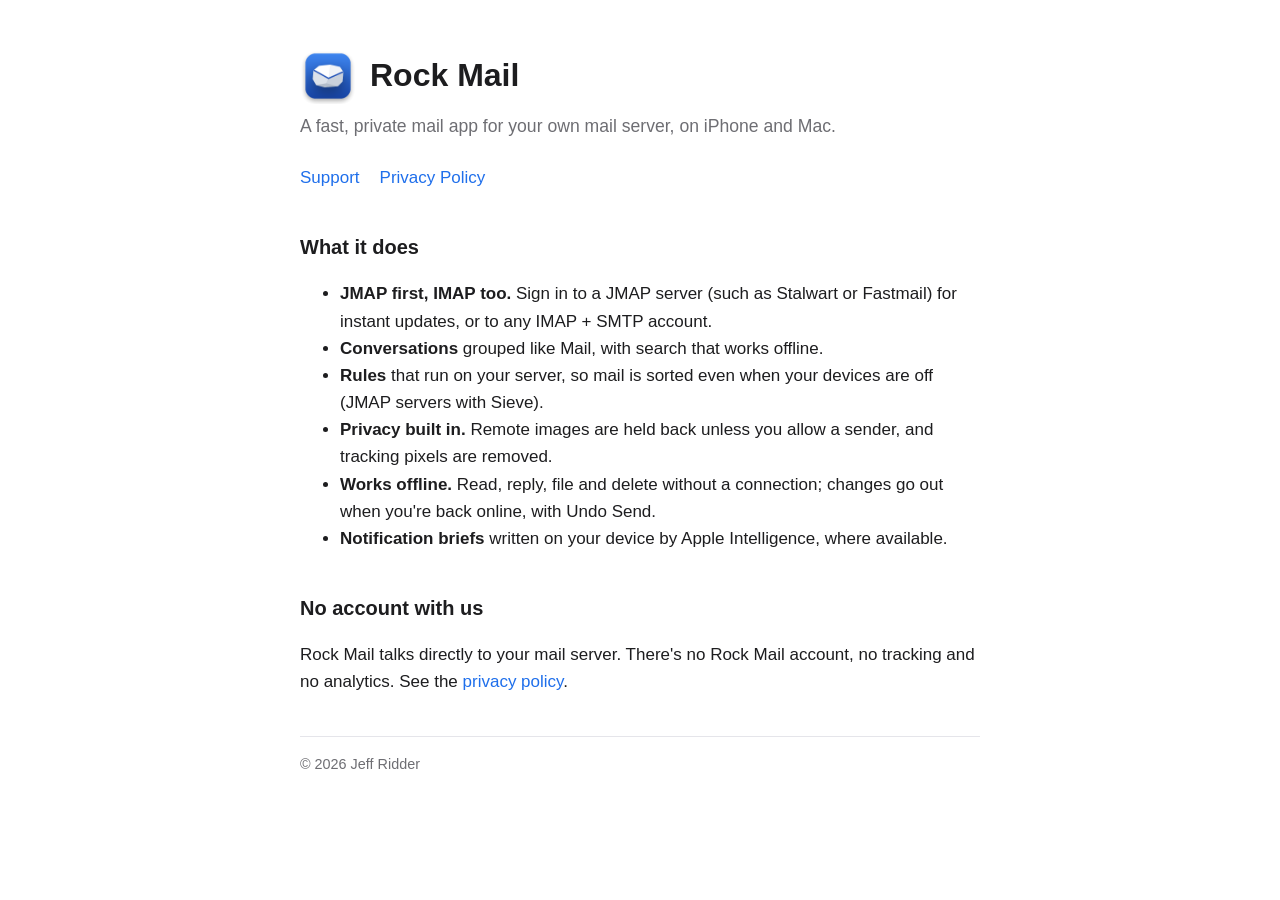
<file: index.html>
<!doctype html>
<html lang="en">
<head>
<meta charset="utf-8">
<meta name="viewport" content="width=device-width, initial-scale=1">
<title>Rock Mail</title>
<meta name="description" content="Rock Mail is a fast, private mail app for JMAP and IMAP servers, for iPhone and Mac.">
<link rel="stylesheet" href="style.css">
<link rel="icon" href="icon.png">
</head>
<body>
<main>
  <header>
    <img src="icon.png" alt="">
    <h1>Rock Mail</h1>
  </header>
  <p class="lead">A fast, private mail app for your own mail server, on iPhone and Mac.</p>
  <nav>
    <a href="support.html">Support</a>
    <a href="privacy.html">Privacy Policy</a>
  </nav>

  <h2>What it does</h2>
  <ul>
    <li><strong>JMAP first, IMAP too.</strong> Sign in to a JMAP server (such as Stalwart or Fastmail) for instant updates, or to any IMAP + SMTP account.</li>
    <li><strong>Conversations</strong> grouped like Mail, with search that works offline.</li>
    <li><strong>Rules</strong> that run on your server, so mail is sorted even when your devices are off (JMAP servers with Sieve).</li>
    <li><strong>Privacy built in.</strong> Remote images are held back unless you allow a sender, and tracking pixels are removed.</li>
    <li><strong>Works offline.</strong> Read, reply, file and delete without a connection; changes go out when you're back online, with Undo Send.</li>
    <li><strong>Notification briefs</strong> written on your device by Apple Intelligence, where available.</li>
  </ul>

  <h2>No account with us</h2>
  <p>Rock Mail talks directly to your mail server. There's no Rock Mail account, no tracking and no analytics. See the <a href="privacy.html">privacy policy</a>.</p>

  <hr>
  <p class="muted">© 2026 Jeff Ridder</p>
</main>
</body>
</html>
</file>
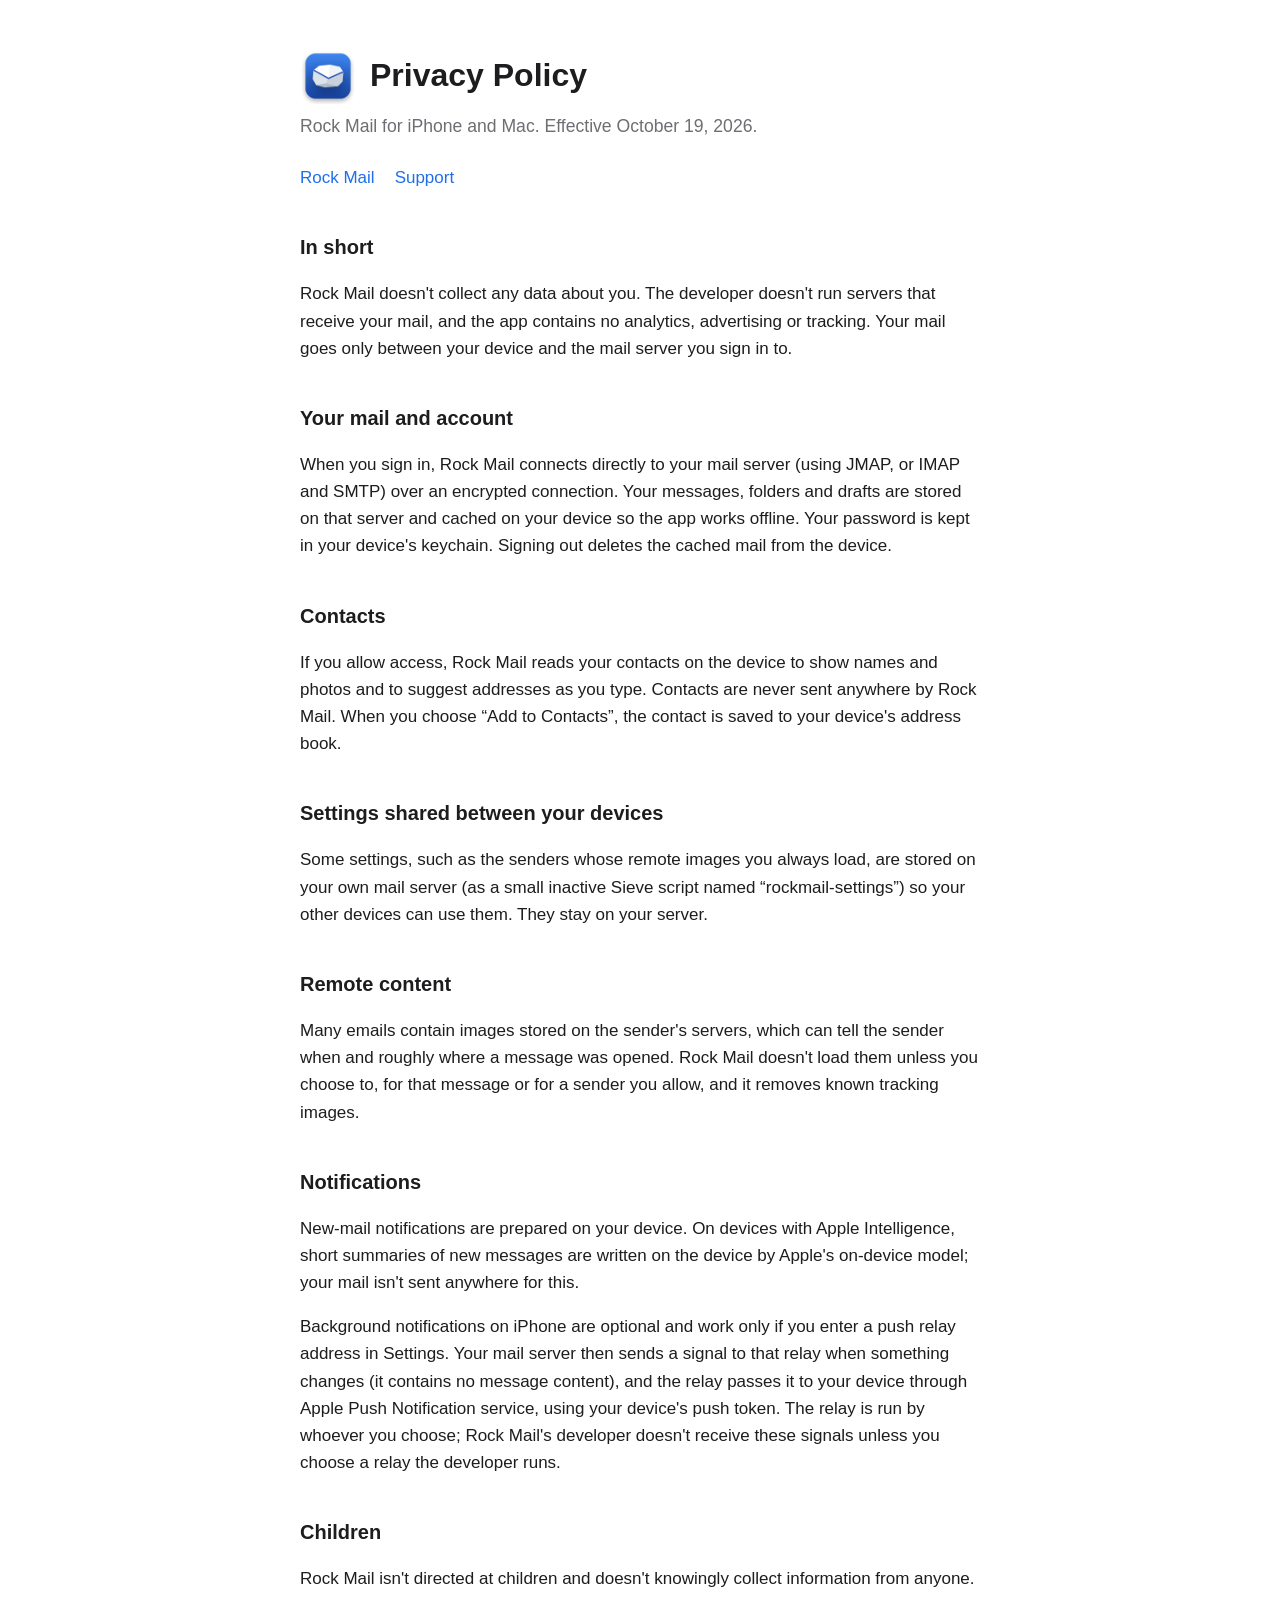
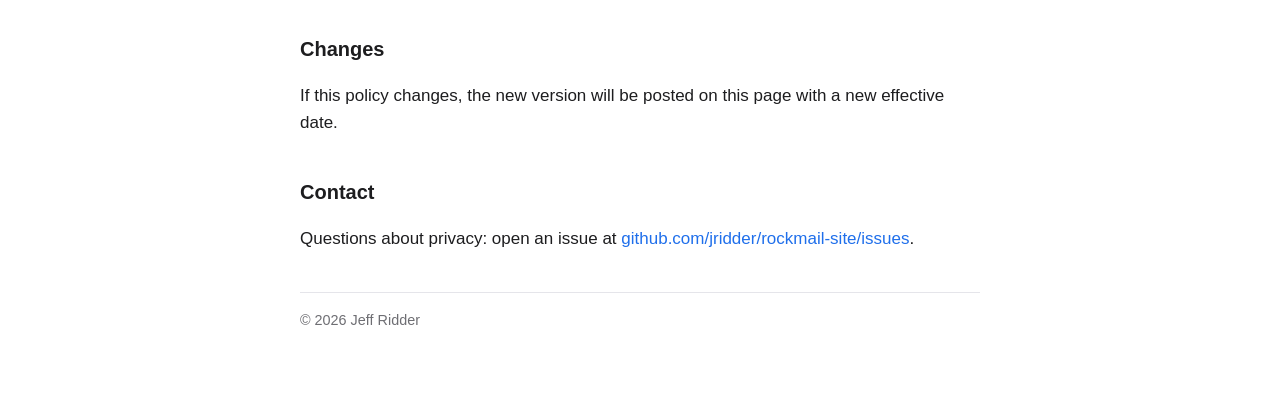
<file: privacy.html>
<!doctype html>
<html lang="en">
<head>
<meta charset="utf-8">
<meta name="viewport" content="width=device-width, initial-scale=1">
<title>Rock Mail Privacy Policy</title>
<link rel="stylesheet" href="style.css">
<link rel="icon" href="icon.png">
</head>
<body>
<main>
  <header>
    <img src="icon.png" alt="">
    <h1>Privacy Policy</h1>
  </header>
  <p class="lead">Rock Mail for iPhone and Mac. Effective October 19, 2026.</p>
  <nav>
    <a href="index.html">Rock Mail</a>
    <a href="support.html">Support</a>
  </nav>

  <h2>In short</h2>
  <p>Rock Mail doesn't collect any data about you. The developer doesn't run servers that receive your mail, and the app contains no analytics, advertising or tracking. Your mail goes only between your device and the mail server you sign in to.</p>

  <h2>Your mail and account</h2>
  <p>When you sign in, Rock Mail connects directly to your mail server (using JMAP, or IMAP and SMTP) over an encrypted connection. Your messages, folders and drafts are stored on that server and cached on your device so the app works offline. Your password is kept in your device's keychain. Signing out deletes the cached mail from the device.</p>

  <h2>Contacts</h2>
  <p>If you allow access, Rock Mail reads your contacts on the device to show names and photos and to suggest addresses as you type. Contacts are never sent anywhere by Rock Mail. When you choose “Add to Contacts”, the contact is saved to your device's address book.</p>

  <h2>Settings shared between your devices</h2>
  <p>Some settings, such as the senders whose remote images you always load, are stored on your own mail server (as a small inactive Sieve script named “rockmail-settings”) so your other devices can use them. They stay on your server.</p>

  <h2>Remote content</h2>
  <p>Many emails contain images stored on the sender's servers, which can tell the sender when and roughly where a message was opened. Rock Mail doesn't load them unless you choose to, for that message or for a sender you allow, and it removes known tracking images.</p>

  <h2>Notifications</h2>
  <p>New-mail notifications are prepared on your device. On devices with Apple Intelligence, short summaries of new messages are written on the device by Apple's on-device model; your mail isn't sent anywhere for this.</p>
  <p>Background notifications on iPhone are optional and work only if you enter a push relay address in Settings. Your mail server then sends a signal to that relay when something changes (it contains no message content), and the relay passes it to your device through Apple Push Notification service, using your device's push token. The relay is run by whoever you choose; Rock Mail's developer doesn't receive these signals unless you choose a relay the developer runs.</p>

  <h2>Children</h2>
  <p>Rock Mail isn't directed at children and doesn't knowingly collect information from anyone.</p>

  <h2>Changes</h2>
  <p>If this policy changes, the new version will be posted on this page with a new effective date.</p>

  <h2>Contact</h2>
  <p>Questions about privacy: open an issue at <a href="https://github.com/jridder/rockmail-site/issues">github.com/jridder/rockmail-site/issues</a>.</p>

  <hr>
  <p class="muted">© 2026 Jeff Ridder</p>
</main>
</body>
</html>
</file>
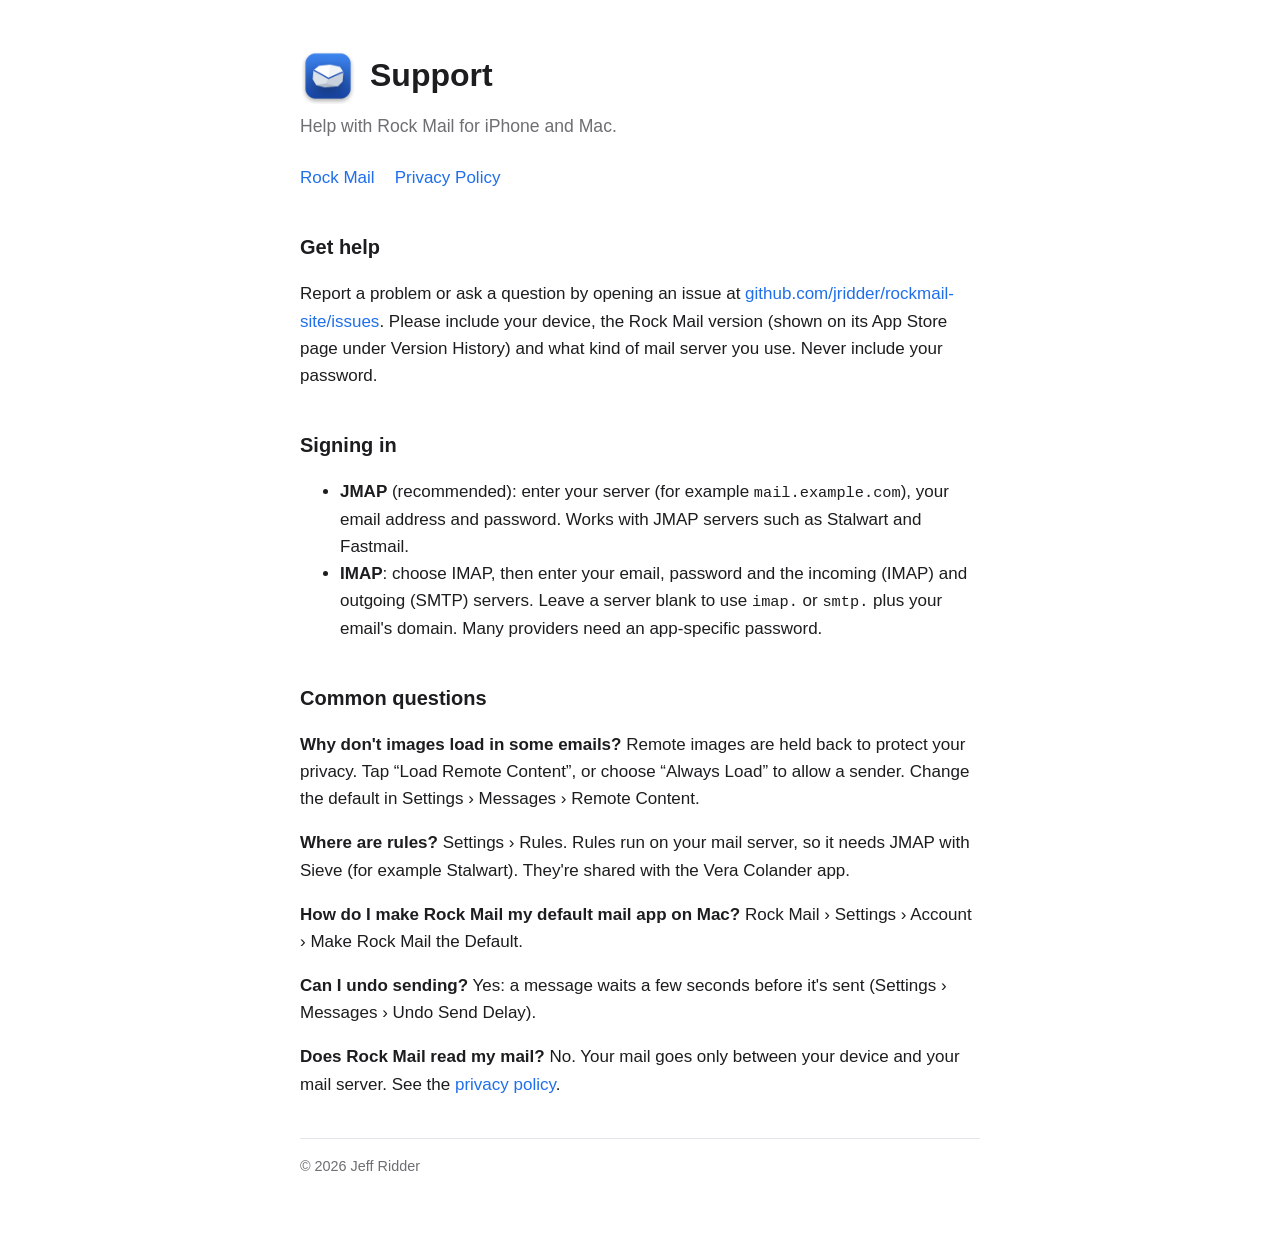
<file: support.html>
<!doctype html>
<html lang="en">
<head>
<meta charset="utf-8">
<meta name="viewport" content="width=device-width, initial-scale=1">
<title>Rock Mail Support</title>
<link rel="stylesheet" href="style.css">
<link rel="icon" href="icon.png">
</head>
<body>
<main>
  <header>
    <img src="icon.png" alt="">
    <h1>Support</h1>
  </header>
  <p class="lead">Help with Rock Mail for iPhone and Mac.</p>
  <nav>
    <a href="index.html">Rock Mail</a>
    <a href="privacy.html">Privacy Policy</a>
  </nav>

  <h2>Get help</h2>
  <p>Report a problem or ask a question by opening an issue at <a href="https://github.com/jridder/rockmail-site/issues">github.com/jridder/rockmail-site/issues</a>. Please include your device, the Rock Mail version (shown on its App Store page under Version History) and what kind of mail server you use. Never include your password.</p>

  <h2>Signing in</h2>
  <ul>
    <li><strong>JMAP</strong> (recommended): enter your server (for example <code>mail.example.com</code>), your email address and password. Works with JMAP servers such as Stalwart and Fastmail.</li>
    <li><strong>IMAP</strong>: choose IMAP, then enter your email, password and the incoming (IMAP) and outgoing (SMTP) servers. Leave a server blank to use <code>imap.</code> or <code>smtp.</code> plus your email's domain. Many providers need an app-specific password.</li>
  </ul>

  <h2>Common questions</h2>
  <p><strong>Why don't images load in some emails?</strong> Remote images are held back to protect your privacy. Tap “Load Remote Content”, or choose “Always Load” to allow a sender. Change the default in Settings › Messages › Remote Content.</p>
  <p><strong>Where are rules?</strong> Settings › Rules. Rules run on your mail server, so it needs JMAP with Sieve (for example Stalwart). They're shared with the Vera Colander app.</p>
  <p><strong>How do I make Rock Mail my default mail app on Mac?</strong> Rock Mail › Settings › Account › Make Rock Mail the Default.</p>
  <p><strong>Can I undo sending?</strong> Yes: a message waits a few seconds before it's sent (Settings › Messages › Undo Send Delay).</p>
  <p><strong>Does Rock Mail read my mail?</strong> No. Your mail goes only between your device and your mail server. See the <a href="privacy.html">privacy policy</a>.</p>

  <hr>
  <p class="muted">© 2026 Jeff Ridder</p>
</main>
</body>
</html>
</file>
<file: style.css>
:root {
  --bg: #ffffff;
  --text: #1d1d1f;
  --muted: #6e6e73;
  --accent: #1f6feb;
  --rule: #e5e5ea;
}
@media (prefers-color-scheme: dark) {
  :root {
    --bg: #111113;
    --text: #f2f2f7;
    --muted: #a1a1a6;
    --accent: #5aa2ff;
    --rule: #2c2c2e;
  }
}
* { box-sizing: border-box; }
body {
  margin: 0;
  background: var(--bg);
  color: var(--text);
  font: 17px/1.6 -apple-system, BlinkMacSystemFont, "Segoe UI", Roboto, Helvetica, Arial, sans-serif;
}
main { max-width: 720px; margin: 0 auto; padding: 48px 20px 64px; }
header { display: flex; align-items: center; gap: 14px; margin-bottom: 8px; }
header img { width: 56px; height: 56px; border-radius: 13px; }
h1 { font-size: 2rem; margin: 0; }
h2 { font-size: 1.25rem; margin-top: 2em; }
p, li { color: var(--text); }
.lead { color: var(--muted); font-size: 1.1rem; margin-top: 0; }
.muted { color: var(--muted); font-size: 0.9rem; }
a { color: var(--accent); text-decoration: none; }
a:hover { text-decoration: underline; }
nav { margin: 24px 0 8px; display: flex; gap: 20px; flex-wrap: wrap; }
hr { border: none; border-top: 1px solid var(--rule); margin: 40px 0 16px; }
code { font-size: 0.9em; }
</file>
